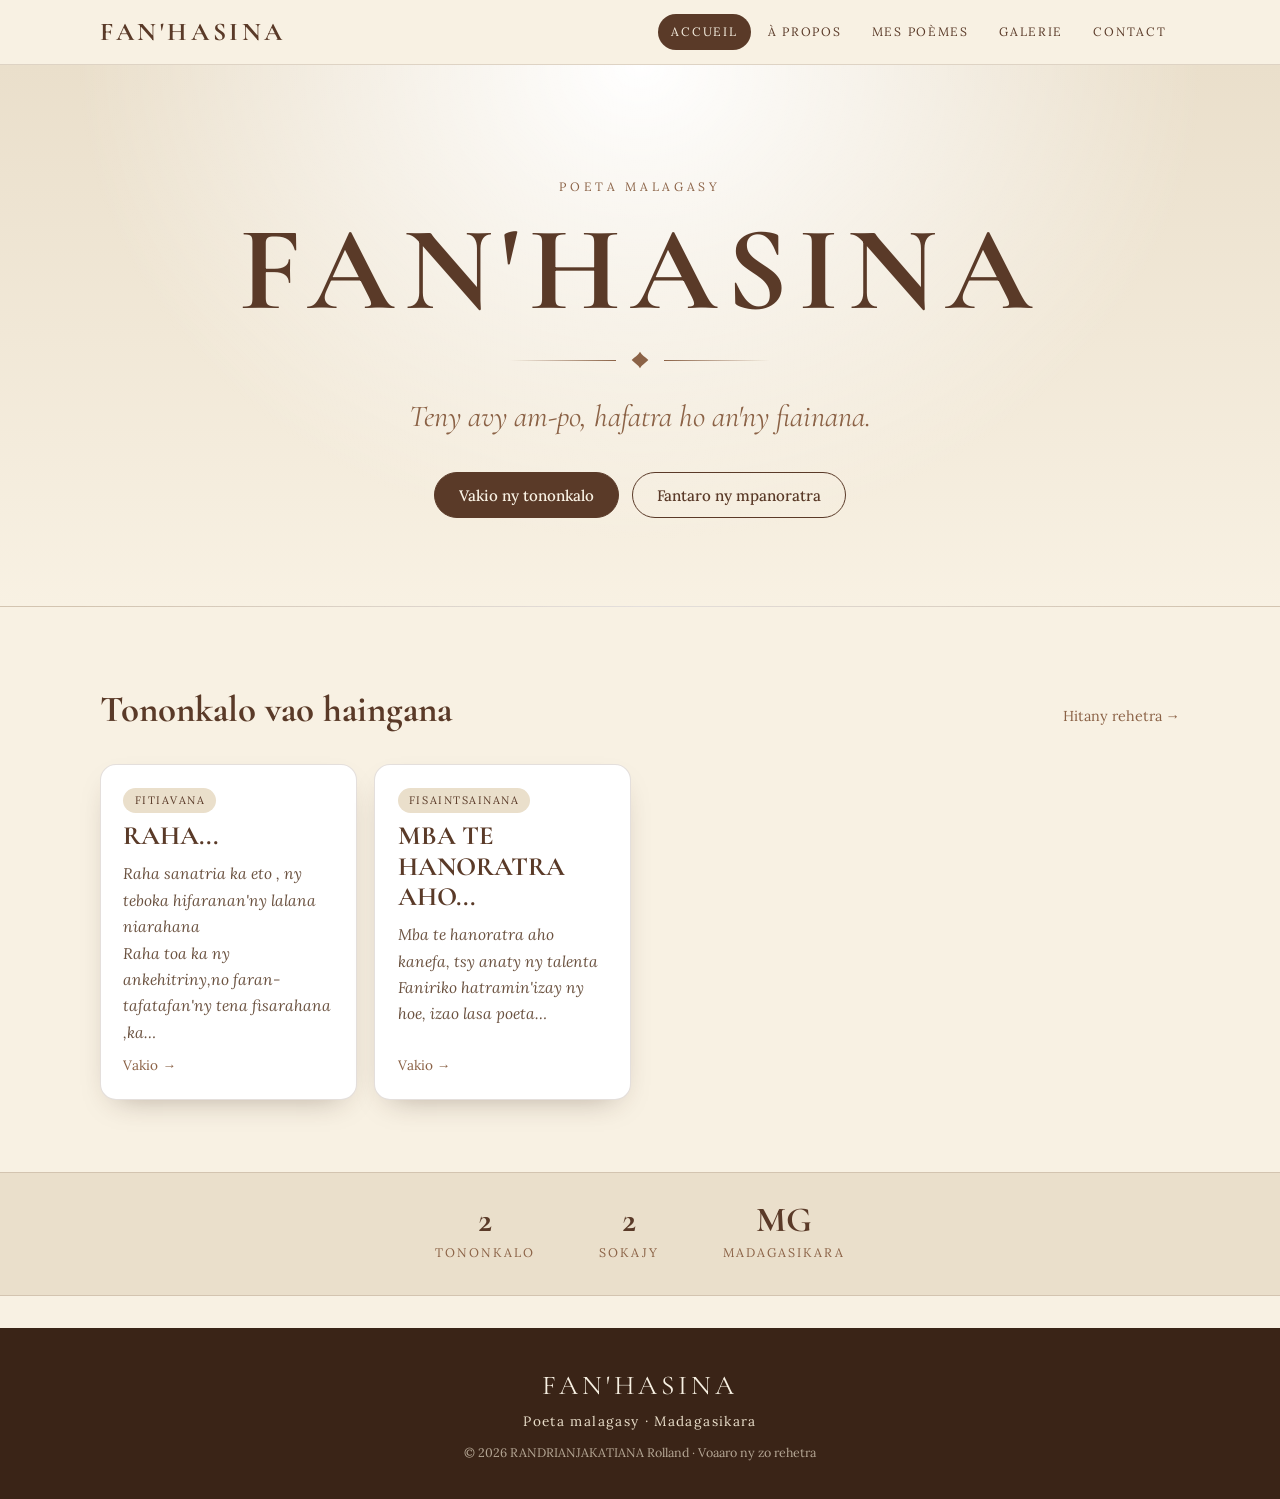
<file: index.html>
<!DOCTYPE html>
<html lang="mg">
<head>
<meta charset="utf-8">
<meta name="viewport" content="width=device-width, initial-scale=1">
<title>Fan'Hasina — Poeta malagasy</title>
<meta name="description" content="Tranonkala manokan'i Fan'Hasina, poeta malagasy: tononkalo, eritreritra ary hafatra avy am-po.">
<meta name="google-site-verification" content="wWRp2vABPReLsU8HMmGw04nwUR18GYYJ5loQcvXsbtE" />
<meta name="theme-color" content="#F8F1E3">
<meta property="og:type" content="website">
<meta property="og:title" content="Fan'Hasina — Poeta malagasy">
<meta property="og:description" content="Tononkalo, eritreritra ary hafatra avy am-po.">
<link rel="icon" href="favicon.svg" type="image/svg+xml">
<link rel="preconnect" href="https://fonts.googleapis.com">
<link rel="preconnect" href="https://fonts.gstatic.com" crossorigin>
<link rel="stylesheet" href="https://fonts.googleapis.com/css2?family=Cormorant+Garamond:ital,wght@0,500;0,600;0,700;1,500&family=Lora:ital,wght@0,400;0,500;1,400&display=swap">
<link rel="stylesheet" href="style.css">
</head>
<body>
<a class="skip" href="#app">Mankany amin'ny votoatiny</a>

<header class="site-header">
  <div class="wrap bar">
    <a class="brand" href="#/">Fan'Hasina</a>
    <button class="burger" id="burger" aria-label="Menu" aria-expanded="false" aria-controls="nav">
      <span></span><span></span><span></span>
    </button>
    <nav class="nav" id="nav" aria-label="Menu lehibe">
      <a href="#/" data-nav="">Accueil</a>
      <a href="#/apropos" data-nav="apropos">À propos</a>
      <a href="#/poemes" data-nav="poemes">Mes poèmes</a>
      <a href="#/galerie" data-nav="galerie">Galerie</a>
      <a href="#/contact" data-nav="contact">Contact</a>
    </nav>
  </div>
</header>

<main id="app" tabindex="-1">
  <noscript><p class="wrap page">Mila mampandeha JavaScript ny tranonkala mba hampiseho ny tononkalo.</p></noscript>
</main>

<footer class="site-footer">
  <div class="wrap">
    <p class="f-brand">Fan'Hasina</p>
    <p class="f-sub">Poeta malagasy · Madagasikara</p>
    <p class="f-copy">© <span id="year"></span> RANDRIANJAKATIANA Rolland · Voaaro ny zo rehetra</p>
  </div>
</footer>

<script src="data.js"></script>
<script src="app.js"></script>
</body>
</html>
</file>
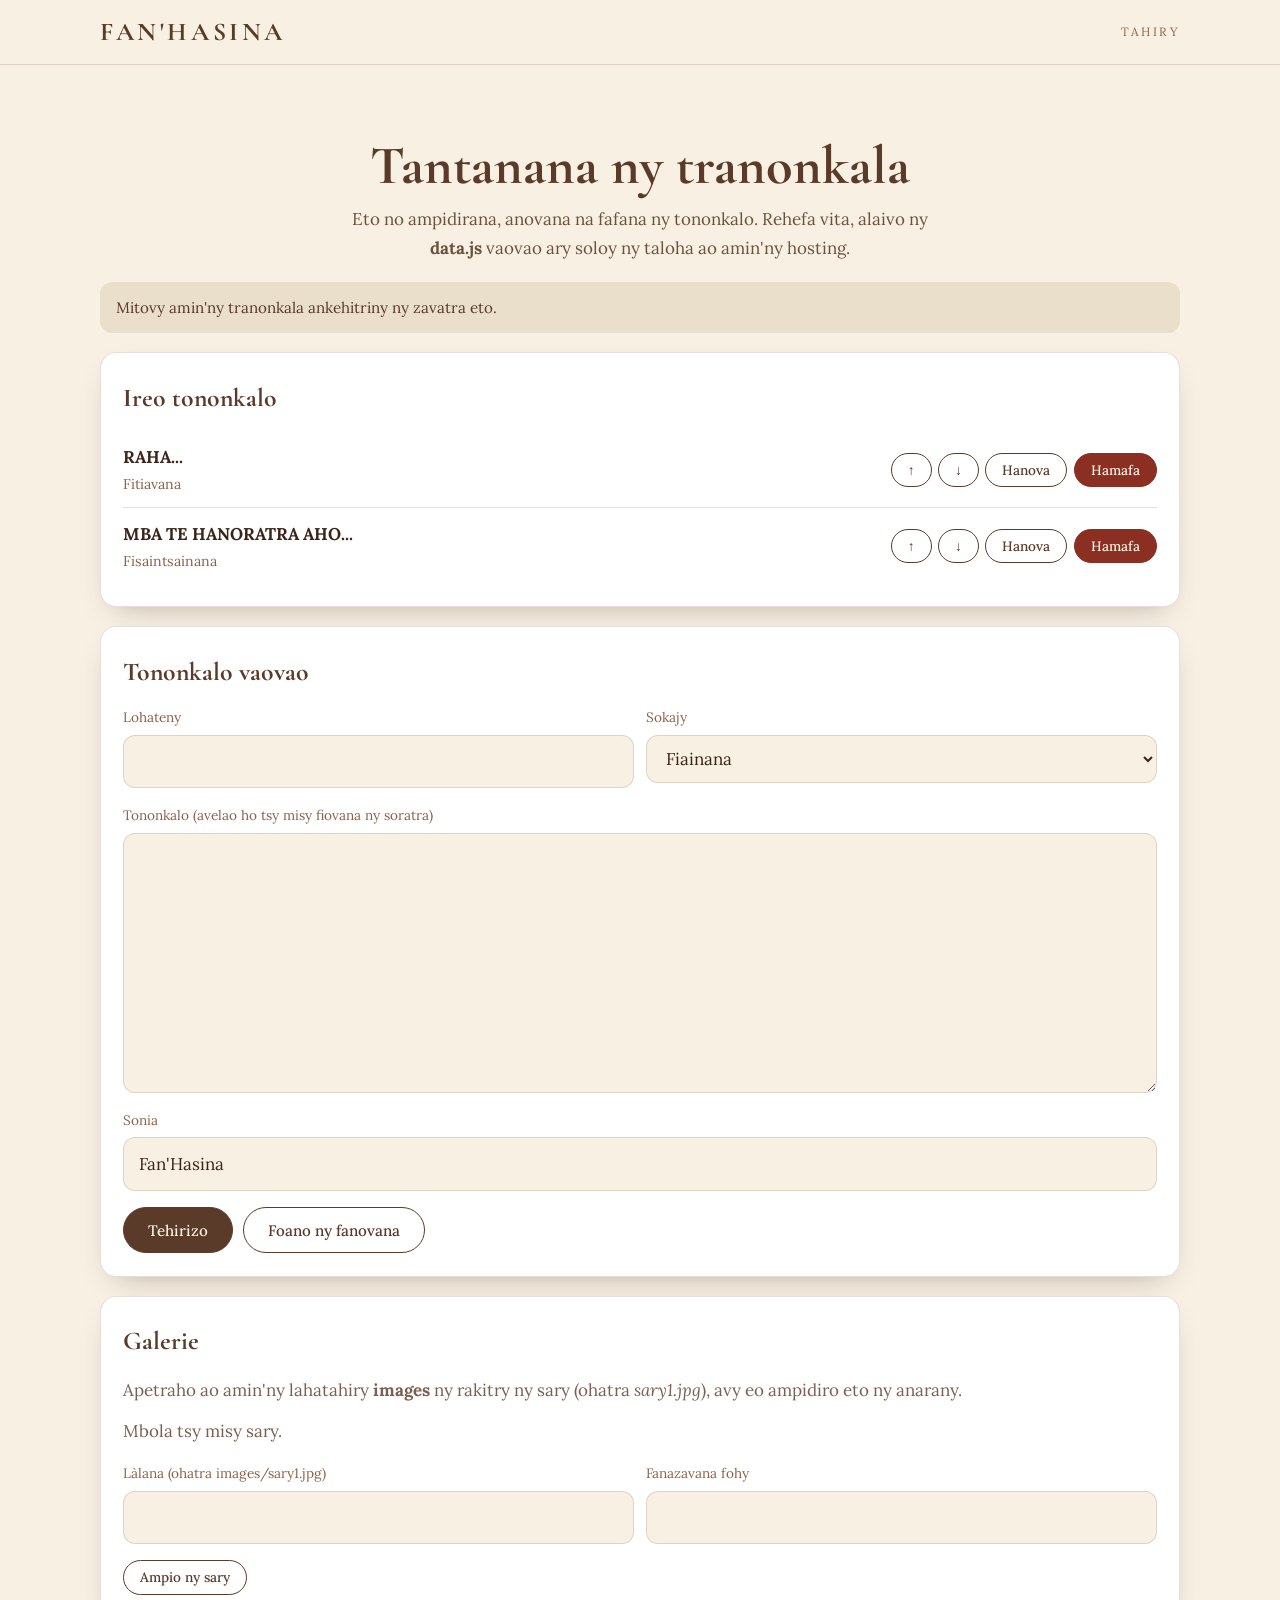
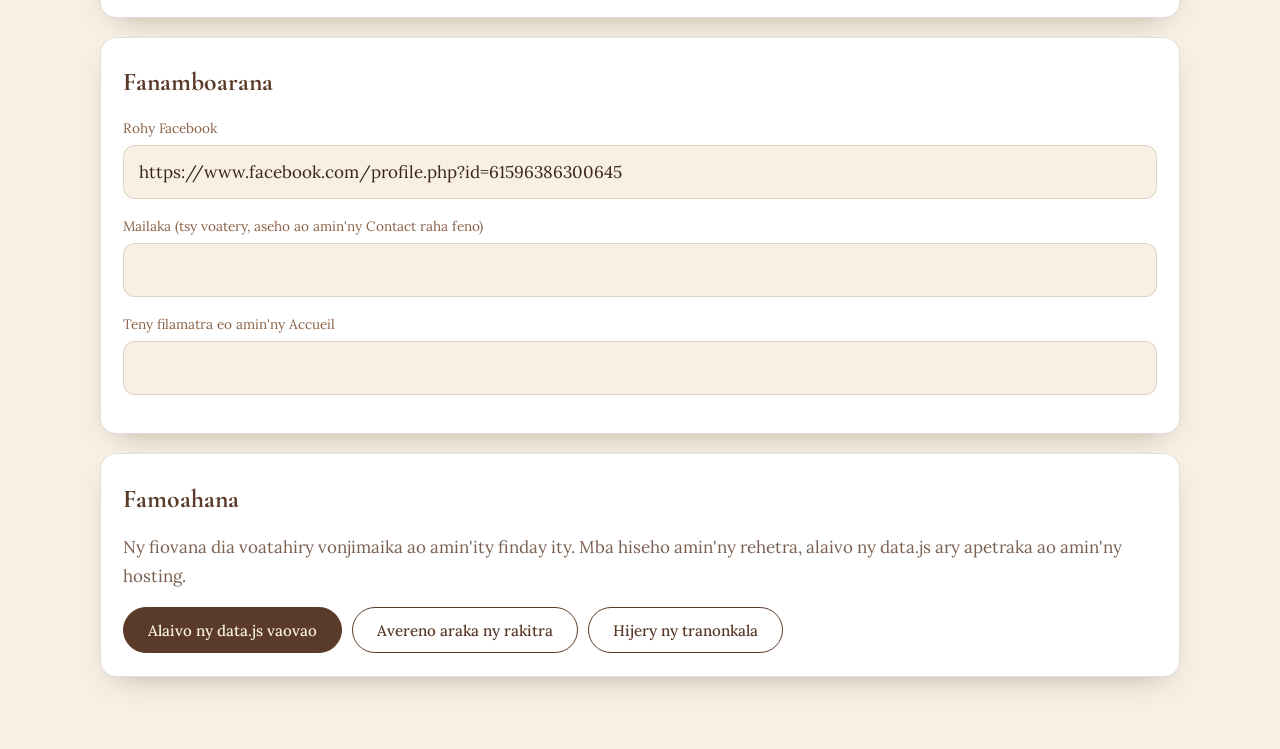
<file: admin.html>
<!DOCTYPE html>
<html lang="mg">
<head>
<meta charset="utf-8">
<meta name="viewport" content="width=device-width, initial-scale=1">
<meta name="robots" content="noindex, nofollow">
<title>Tahiry — Fan'Hasina</title>
<link rel="icon" href="favicon.svg" type="image/svg+xml">
<link rel="stylesheet" href="https://fonts.googleapis.com/css2?family=Cormorant+Garamond:ital,wght@0,500;0,600;0,700;1,500&family=Lora:ital,wght@0,400;0,500;1,400&display=swap">
<link rel="stylesheet" href="style.css">
<style>
  .panel{background:var(--white);border:1px solid var(--line);border-radius:var(--radius);padding:1.4rem;box-shadow:var(--shadow);margin-top:1.2rem}
  .panel h2{font-family:var(--serif);font-size:1.6rem;color:var(--brown);margin-bottom:.8rem}
  .notice{border-radius:12px;padding:.8rem 1rem;background:var(--beige);color:var(--brown);margin-top:1.2rem;font-size:.95rem}
  .notice.warn{background:#f6e2b8}
  .row{display:flex;align-items:center;gap:.6rem;padding:.7rem 0;border-bottom:1px solid var(--line);flex-wrap:wrap}
  .row:last-child{border-bottom:0}
  .row .t{flex:1;min-width:150px}
  .row .t small{display:block;color:var(--brown-l)}
  .row .b{display:flex;gap:.4rem;flex-wrap:wrap}
  .two{display:grid;grid-template-columns:1fr 1fr;gap:.8rem}
  @media(max-width:600px){.two{grid-template-columns:1fr}}
  .admin-tag{font-size:.75rem;letter-spacing:.2em;text-transform:uppercase;color:var(--brown-l)}
</style>
</head>
<body>
<header class="site-header">
  <div class="wrap bar">
    <a class="brand" href="index.html">Fan'Hasina</a>
    <span class="admin-tag">Tahiry</span>
  </div>
</header>

<main class="wrap page">
  <h1 class="h1">Tantanana ny tranonkala</h1>
  <p class="lead">Eto no ampidirana, anovana na fafana ny tononkalo. Rehefa vita, alaivo ny <strong>data.js</strong> vaovao ary soloy ny taloha ao amin'ny hosting.</p>

  <div id="status" class="notice"></div>

  <section class="panel">
    <h2>Ireo tononkalo</h2>
    <div id="list"></div>
  </section>

  <section class="panel">
    <h2 id="formTitle">Tononkalo vaovao</h2>
    <form id="form" autocomplete="off">
      <div class="two">
        <div class="field"><label for="f-titre">Lohateny</label><input type="text" id="f-titre" required></div>
        <div class="field"><label for="f-cat">Sokajy</label><select id="f-cat"></select></div>
      </div>
      <div class="field"><label for="f-texte">Tononkalo (avelao ho tsy misy fiovana ny soratra)</label><textarea id="f-texte" style="min-height:260px" required></textarea></div>
      <div class="field"><label for="f-sig">Sonia</label><input type="text" id="f-sig" value="Fan'Hasina"></div>
      <div style="display:flex;gap:.6rem;flex-wrap:wrap">
        <button type="submit" class="btn" id="f-save">Tehirizo</button>
        <button type="button" class="btn ghost" id="f-cancel" hidden>Foano ny fanovana</button>
      </div>
    </form>
  </section>

  <section class="panel">
    <h2>Galerie</h2>
    <p class="muted" style="margin-bottom:.8rem">Apetraho ao amin'ny lahatahiry <strong>images</strong> ny rakitry ny sary (ohatra <em>sary1.jpg</em>), avy eo ampidiro eto ny anarany.</p>
    <div id="gal"></div>
    <div class="two" style="margin-top:1rem">
      <div class="field"><label for="g-src">Làlana (ohatra images/sary1.jpg)</label><input type="text" id="g-src"></div>
      <div class="field"><label for="g-leg">Fanazavana fohy</label><input type="text" id="g-leg"></div>
    </div>
    <button type="button" class="btn ghost small" id="g-add">Ampio ny sary</button>
  </section>

  <section class="panel">
    <h2>Fanamboarana</h2>
    <div class="field"><label for="s-fb">Rohy Facebook</label><input type="url" id="s-fb"></div>
    <div class="field"><label for="s-mail">Mailaka (tsy voatery, aseho ao amin'ny Contact raha feno)</label><input type="email" id="s-mail"></div>
    <div class="field"><label for="s-tag">Teny filamatra eo amin'ny Accueil</label><input type="text" id="s-tag"></div>
  </section>

  <section class="panel">
    <h2>Famoahana</h2>
    <p class="muted" style="margin-bottom:1rem">Ny fiovana dia voatahiry vonjimaika ao amin'ity finday ity. Mba hiseho amin'ny rehetra, alaivo ny data.js ary apetraka ao amin'ny hosting.</p>
    <div style="display:flex;gap:.6rem;flex-wrap:wrap">
      <button type="button" class="btn" id="download">Alaivo ny data.js vaovao</button>
      <button type="button" class="btn ghost" id="reset">Avereno araka ny rakitra</button>
      <a class="btn ghost" href="index.html">Hijery ny tranonkala</a>
    </div>
  </section>
</main>

<script src="data.js"></script>
<script>
(function () {
  'use strict';
  const KEY = 'fanhasina_brouillon_v1';
  const CATS = ['Fiainana', 'Fitiavana', 'Fiaraha-monina', 'Fanantenana', 'Fisaintsainana'];
  const $ = (id) => document.getElementById(id);
  const clone = (o) => JSON.parse(JSON.stringify(o));
  const esc = (s) => String(s == null ? '' : s).replace(/[&<>"']/g, (c) => ({ '&': '&amp;', '<': '&lt;', '>': '&gt;', '"': '&quot;', "'": '&#39;' }[c]));

  let state = null, hasDraft = false, editId = null;
  try {
    const raw = localStorage.getItem(KEY);
    if (raw) { state = JSON.parse(raw); hasDraft = true; }
  } catch (e) { state = null; }
  if (!state || !Array.isArray(state.poemes)) { state = clone(window.FANHASINA || {}); hasDraft = false; }
  state.poemes = state.poemes || [];
  state.galerie = state.galerie || [];

  function persist() {
    hasDraft = true;
    try { localStorage.setItem(KEY, JSON.stringify(state)); } catch (e) {}
    renderStatus();
  }

  function renderStatus() {
    const s = $('status');
    s.className = 'notice' + (hasDraft ? ' warn' : '');
    s.innerHTML = hasDraft
      ? "Misy fiovana mbola tsy navoaka. Alaivo ny <strong>data.js</strong> vaovao ary soloy ny taloha ao amin'ny hosting."
      : "Mitovy amin'ny tranonkala ankehitriny ny zavatra eto.";
  }

  function slug(t) {
    let s = t.toLowerCase().normalize('NFD').replace(/[̀-ͯ]/g, '').replace(/[^a-z0-9]+/g, '-').replace(/^-+|-+$/g, '');
    if (!s) s = 'tononkalo';
    let id = s, i = 2;
    while (state.poemes.some((p) => p.id === id)) id = s + '-' + i++;
    return id;
  }

  function renderList() {
    const l = $('list');
    if (!state.poemes.length) { l.innerHTML = '<p class="muted">Mbola tsy misy tononkalo.</p>'; return; }
    l.innerHTML = state.poemes.map((p, i) => `
      <div class="row">
        <div class="t"><strong>${esc(p.titre)}</strong><small>${esc(p.categorie)}</small></div>
        <div class="b">
          <button type="button" class="btn ghost small" data-act="up" data-id="${esc(p.id)}" ${i === 0 ? 'disabled' : ''} aria-label="Ambony">↑</button>
          <button type="button" class="btn ghost small" data-act="down" data-id="${esc(p.id)}" ${i === state.poemes.length - 1 ? 'disabled' : ''} aria-label="Ambany">↓</button>
          <button type="button" class="btn ghost small" data-act="edit" data-id="${esc(p.id)}">Hanova</button>
          <button type="button" class="btn danger small" data-act="del" data-id="${esc(p.id)}">Hamafa</button>
        </div>
      </div>`).join('');
  }

  function renderGallery() {
    const g = $('gal');
    if (!state.galerie.length) { g.innerHTML = '<p class="muted">Mbola tsy misy sary.</p>'; return; }
    g.innerHTML = state.galerie.map((x, i) => `
      <div class="row">
        <div class="t"><strong>${esc(x.src)}</strong><small>${esc(x.legende || '')}</small></div>
        <div class="b"><button type="button" class="btn danger small" data-gdel="${i}">Hamafa</button></div>
      </div>`).join('');
  }

  function fillSettings() {
    $('s-fb').value = state.facebook || '';
    $('s-mail').value = state.email || '';
    $('s-tag').value = state.tagline || '';
  }

  function resetForm() {
    editId = null;
    $('form').reset();
    $('f-sig').value = "Fan'Hasina";
    $('f-cat').value = CATS[0];
    $('formTitle').textContent = 'Tononkalo vaovao';
    $('f-save').textContent = 'Tehirizo';
    $('f-cancel').hidden = true;
  }

  $('f-cat').innerHTML = CATS.map((c) => `<option>${esc(c)}</option>`).join('');

  $('form').addEventListener('submit', (e) => {
    e.preventDefault();
    const titre = $('f-titre').value.trim();
    const texte = $('f-texte').value.replace(/\r\n?/g, '\n').replace(/^\n+|\n+$/g, '');
    if (!titre || !texte) return;
    const data = { titre: titre, categorie: $('f-cat').value, signature: $('f-sig').value.trim() || "Fan'Hasina", texte: texte };
    if (editId) {
      const i = state.poemes.findIndex((p) => p.id === editId);
      if (i >= 0) state.poemes[i] = Object.assign({ id: editId }, data);
    } else {
      state.poemes.unshift(Object.assign({ id: slug(titre) }, data));
    }
    persist(); renderList(); resetForm();
    window.scrollTo({ top: 0, behavior: 'smooth' });
  });

  $('f-cancel').addEventListener('click', resetForm);

  $('list').addEventListener('click', (e) => {
    const b = e.target.closest('[data-act]');
    if (!b) return;
    const id = b.dataset.id;
    const i = state.poemes.findIndex((p) => p.id === id);
    if (i < 0) return;
    if (b.dataset.act === 'edit') {
      const p = state.poemes[i];
      editId = id;
      $('f-titre').value = p.titre;
      $('f-cat').value = p.categorie;
      $('f-texte').value = p.texte;
      $('f-sig').value = p.signature || '';
      $('formTitle').textContent = 'Fanovana: ' + p.titre;
      $('f-save').textContent = 'Tehirizo ny fanovana';
      $('f-cancel').hidden = false;
      $('form').scrollIntoView({ behavior: 'smooth' });
    } else if (b.dataset.act === 'del') {
      if (confirm('Fafana tokoa ve ny tononkalo "' + state.poemes[i].titre + '"?')) {
        state.poemes.splice(i, 1);
        if (editId === id) resetForm();
        persist(); renderList();
      }
    } else if (b.dataset.act === 'up' && i > 0) {
      [state.poemes[i - 1], state.poemes[i]] = [state.poemes[i], state.poemes[i - 1]];
      persist(); renderList();
    } else if (b.dataset.act === 'down' && i < state.poemes.length - 1) {
      [state.poemes[i + 1], state.poemes[i]] = [state.poemes[i], state.poemes[i + 1]];
      persist(); renderList();
    }
  });

  $('g-add').addEventListener('click', () => {
    const src = $('g-src').value.trim();
    if (!src) return;
    state.galerie.push({ src: src, legende: $('g-leg').value.trim() });
    $('g-src').value = ''; $('g-leg').value = '';
    persist(); renderGallery();
  });

  $('gal').addEventListener('click', (e) => {
    const b = e.target.closest('[data-gdel]');
    if (!b) return;
    state.galerie.splice(Number(b.dataset.gdel), 1);
    persist(); renderGallery();
  });

  [['s-fb', 'facebook'], ['s-mail', 'email'], ['s-tag', 'tagline']].forEach(([id, key]) => {
    $(id).addEventListener('input', () => {
      const v = $(id).value.trim();
      if (v) state[key] = v; else delete state[key];
      persist();
    });
  });

  $('download').addEventListener('click', () => {
    const stamp = new Date().toISOString().slice(0, 10);
    const txt = "/* FAN'HASINA — data.js (noforonina tamin'ny pejy Tahiry, " + stamp + ") */\n\nwindow.FANHASINA = " + JSON.stringify(state, null, 2) + ';\n';
    const a = document.createElement('a');
    a.href = URL.createObjectURL(new Blob([txt], { type: 'text/javascript' }));
    a.download = 'data.js';
    document.body.appendChild(a);
    a.click();
    a.remove();
    setTimeout(() => URL.revokeObjectURL(a.href), 1500);
  });

  $('reset').addEventListener('click', () => {
    if (!confirm("Foanana ny fiovana rehetra tsy mbola navoaka ve?")) return;
    try { localStorage.removeItem(KEY); } catch (e) {}
    location.reload();
  });

  renderStatus(); renderList(); renderGallery(); fillSettings(); resetForm();
})();
</script>
</body>
</html>
</file>
<file: style.css>
/* FAN'HASINA — style.css
   Loko: beige, crème, volontany (brun), fotsy */
:root{
  --beige:#EADFCB; --creme:#F8F1E3; --white:#FFFFFF;
  --brown:#5A3A28; --brown-d:#3A2417; --brown-l:#8B6246;
  --line:rgba(90,58,40,.16);
  --serif:"Cormorant Garamond",Georgia,"Times New Roman",serif;
  --text:"Lora",Georgia,"Times New Roman",serif;
  --radius:16px;
  --shadow:0 12px 30px -16px rgba(58,36,23,.4);
}
*{box-sizing:border-box;margin:0;padding:0}
html{scroll-behavior:smooth;-webkit-text-size-adjust:100%}
body{font-family:var(--text);background:var(--creme);color:var(--brown-d);line-height:1.7;font-size:17px;min-height:100vh;display:flex;flex-direction:column}
main{flex:1;outline:none}
a{color:inherit}
img{max-width:100%;display:block}
button{font:inherit}
:focus-visible{outline:2px solid var(--brown-l);outline-offset:2px}
.wrap{width:min(1080px,100% - 2.5rem);margin-inline:auto}
.center{text-align:center}
.muted{color:#7a6050}
.skip{position:absolute;left:-999px;top:0;background:var(--brown);color:var(--creme);padding:.5rem 1rem;z-index:100}
.skip:focus{left:0}

/* En-tête */
.site-header{position:sticky;top:0;z-index:50;background:rgba(248,241,227,.94);backdrop-filter:blur(8px);-webkit-backdrop-filter:blur(8px);border-bottom:1px solid var(--line)}
.bar{display:flex;align-items:center;justify-content:space-between;height:64px;position:relative}
.brand{font-family:var(--serif);font-weight:700;font-size:1.6rem;letter-spacing:.14em;text-decoration:none;color:var(--brown);text-transform:uppercase}
.nav{display:flex;gap:.2rem}
.nav a{padding:.5rem .85rem;border-radius:999px;text-decoration:none;font-size:.76rem;letter-spacing:.14em;text-transform:uppercase;color:var(--brown);transition:background .15s}
.nav a:hover{background:var(--beige)}
.nav a.active{background:var(--brown);color:var(--creme)}
.burger{display:none;background:none;border:1px solid var(--line);border-radius:10px;width:44px;height:44px;cursor:pointer;flex-direction:column;align-items:center;justify-content:center;gap:5px}
.burger span{display:block;width:20px;height:2px;background:var(--brown);border-radius:2px}
@media(max-width:780px){
  .burger{display:inline-flex}
  .nav{display:none;position:absolute;top:64px;left:-1.25rem;right:-1.25rem;flex-direction:column;background:var(--creme);padding:.75rem 1.25rem 1rem;border-bottom:1px solid var(--line);box-shadow:var(--shadow)}
  .nav.open{display:flex}
  .nav a{font-size:.85rem;padding:.8rem 1rem}
}

/* Boutons */
.btn{display:inline-flex;align-items:center;justify-content:center;gap:.5rem;padding:.8rem 1.5rem;border-radius:999px;border:1.5px solid var(--brown);background:var(--brown);color:var(--creme);font:500 .95rem var(--text);text-decoration:none;cursor:pointer;transition:transform .15s,background .15s}
.btn:hover{background:var(--brown-d);transform:translateY(-1px)}
.btn.ghost{background:transparent;color:var(--brown)}
.btn.ghost:hover{background:var(--beige)}
.btn.small{padding:.45rem 1rem;font-size:.85rem}
.btn.danger{background:#8a2f22;border-color:#8a2f22}
.actions{display:flex;flex-wrap:wrap;gap:.8rem;justify-content:center;margin-top:1.8rem}
.actions.left{justify-content:flex-start}

/* Héros */
.hero{text-align:center;padding:clamp(3.5rem,10vw,7rem) 0 clamp(3rem,8vw,5.5rem);background:radial-gradient(ellipse at 50% 0%,var(--white) 0%,rgba(255,255,255,0) 62%),linear-gradient(180deg,var(--beige) 0%,var(--creme) 100%);border-bottom:1px solid var(--line)}
.eyebrow{font-size:.76rem;letter-spacing:.3em;text-transform:uppercase;color:var(--brown-l);margin-bottom:.75rem}
.title{font-family:var(--serif);font-weight:700;font-size:clamp(2.4rem,11.5vw,7.5rem);letter-spacing:.08em;line-height:1;color:var(--brown);animation:rise .9s ease both}
.tagline{font-family:var(--serif);font-style:italic;font-size:clamp(1.3rem,4vw,1.9rem);color:var(--brown-l);max-width:34rem;margin:0 auto}
.orn{display:flex;align-items:center;justify-content:center;gap:.9rem;color:var(--brown-l);margin:1.3rem auto;max-width:260px}
.orn span{flex:1;height:1px;background:linear-gradient(90deg,transparent,var(--brown-l))}
.orn span:last-child{background:linear-gradient(270deg,transparent,var(--brown-l))}

/* Sections */
.section{padding:clamp(2.5rem,7vw,4.5rem) 0}
.page{padding:clamp(2.5rem,7vw,4.5rem) 0;animation:rise .5s ease both}
.sec-head{display:flex;align-items:baseline;justify-content:space-between;gap:1rem;margin-bottom:1.4rem;flex-wrap:wrap}
.h1{font-family:var(--serif);font-size:clamp(2.2rem,7vw,3.4rem);line-height:1.1;color:var(--brown);text-align:center}
.h2{font-family:var(--serif);font-size:clamp(1.7rem,5vw,2.3rem);color:var(--brown)}
.lead{text-align:center;color:#6b5240;max-width:36rem;margin:.5rem auto 0}
.more{font-size:.9rem;color:var(--brown-l);text-decoration:none}
.more:hover{text-decoration:underline}

/* Cartes de poèmes */
.grid{display:grid;grid-template-columns:repeat(auto-fill,minmax(250px,1fr));gap:1.1rem}
.card{display:flex;flex-direction:column;gap:.55rem;background:var(--white);border:1px solid var(--line);border-radius:var(--radius);padding:1.4rem;text-decoration:none;box-shadow:var(--shadow);transition:transform .2s}
.card:hover{transform:translateY(-3px)}
.card h3{font-family:var(--serif);font-size:1.65rem;line-height:1.15;color:var(--brown)}
.excerpt{font-style:italic;color:#6b5240;font-size:.97rem;flex:1}
.chip{align-self:flex-start;font-size:.68rem;letter-spacing:.14em;text-transform:uppercase;background:var(--beige);color:var(--brown);padding:.2rem .7rem;border-radius:999px}
.read{font-size:.85rem;color:var(--brown-l)}

/* Bandeau chiffres */
.band{background:var(--beige);border-block:1px solid var(--line)}
.stats{display:flex;justify-content:center;gap:clamp(1.5rem,6vw,4rem);padding:1.8rem 0;flex-wrap:wrap;text-align:center}
.stats b{display:block;font-family:var(--serif);font-size:2.2rem;line-height:1;color:var(--brown)}
.stats span{font-size:.78rem;letter-spacing:.16em;text-transform:uppercase;color:var(--brown-l)}

/* Filtres */
.filters{display:flex;flex-wrap:wrap;gap:.5rem;justify-content:center;margin:1.8rem 0 1rem}
.fchip{border:1px solid var(--line);background:var(--white);color:var(--brown);padding:.45rem 1rem;border-radius:999px;font-size:.85rem;cursor:pointer;transition:background .15s}
.fchip:hover{background:var(--beige)}
.fchip.on{background:var(--brown);color:var(--creme);border-color:var(--brown)}
.searchrow{max-width:420px;margin:0 auto 1.8rem}
.count{text-align:center;font-size:.85rem;color:var(--brown-l);margin-bottom:1.2rem}
.empty{grid-column:1/-1;text-align:center;padding:2rem 0}

/* Poème */
.poem{max-width:660px;margin:0 auto}
.back{display:inline-block;margin-bottom:1rem;font-size:.9rem;color:var(--brown-l);text-decoration:none}
.back:hover{text-decoration:underline}
.paper{background:var(--white);border:1px solid var(--line);border-radius:var(--radius);padding:clamp(1.6rem,5vw,3.2rem);box-shadow:var(--shadow)}
.poem h1{font-family:var(--serif);font-size:clamp(2.1rem,8vw,3.3rem);text-align:center;color:var(--brown);line-height:1.1}
.poem .chip{display:block;width:max-content;margin:0 auto .9rem}
.stanza{white-space:pre-line;font-size:1.1rem;line-height:1.95;margin-bottom:1.7rem}
.sig{text-align:right;font-family:var(--serif);font-style:italic;font-size:1.6rem;color:var(--brown)}
.share{display:flex;flex-wrap:wrap;gap:.7rem;justify-content:center;margin-top:1.8rem}
.pager{display:flex;justify-content:space-between;gap:1rem;margin-top:2rem;flex-wrap:wrap}
.pager a{font-family:var(--serif);font-size:1.2rem;color:var(--brown);text-decoration:none;max-width:48%}
.pager a:hover{text-decoration:underline}

/* À propos */
.about{display:flex;align-items:center;gap:1.5rem;justify-content:center;margin:1.5rem 0 2rem;flex-wrap:wrap}
.mono{width:110px;height:110px;border-radius:50%;background:var(--brown);color:var(--creme);display:flex;align-items:center;justify-content:center;font-family:var(--serif);font-size:3.6rem;font-weight:700;box-shadow:var(--shadow)}
.who{font-family:var(--serif);font-size:clamp(1.5rem,5vw,2rem);color:var(--brown);font-weight:600;line-height:1.2}
.alias{color:#6b5240;font-size:.95rem}
.facts{display:flex;flex-wrap:wrap;gap:.4rem;margin-top:.7rem}
.facts span{font-size:.75rem;background:var(--beige);padding:.2rem .7rem;border-radius:999px;color:var(--brown)}
.prose{max-width:640px;margin:0 auto}
.prose p{margin-bottom:1.1rem;font-size:1.05rem}

/* Galerie */
.gal-grid{display:grid;grid-template-columns:repeat(auto-fill,minmax(220px,1fr));gap:1rem;margin-top:2rem}
.gal-item{margin:0;border-radius:var(--radius);overflow:hidden;background:var(--white);border:1px solid var(--line);box-shadow:var(--shadow)}
.gal-item button{display:block;width:100%;border:0;padding:0;background:none;cursor:zoom-in}
.gal-item img{width:100%;aspect-ratio:4/3;object-fit:cover}
.gal-item figcaption{padding:.7rem 1rem;font-size:.9rem;color:#6b5240}
.ph{aspect-ratio:4/3;border:1.5px dashed var(--brown-l);border-radius:var(--radius);display:flex;align-items:center;justify-content:center;color:var(--brown-l);background:rgba(255,255,255,.5);font-family:var(--serif);font-size:1.3rem}
.lb{position:fixed;inset:0;background:rgba(40,25,16,.92);display:flex;align-items:center;justify-content:center;z-index:150;padding:1rem;cursor:zoom-out}
.lb figure{max-width:min(960px,100%);text-align:center;color:var(--creme)}
.lb img{max-height:80vh;margin:auto;border-radius:10px}
.lb figcaption{margin-top:.7rem}
.lb-x{position:absolute;top:.6rem;right:1rem;background:none;border:0;color:var(--creme);font-size:2.4rem;cursor:pointer;line-height:1}

/* Contact et formulaires */
.contact{display:grid;gap:1.2rem;grid-template-columns:1fr 1fr;margin-top:2rem;align-items:start}
@media(max-width:760px){.contact{grid-template-columns:1fr}}
.panel-c{background:var(--white);border:1px solid var(--line);border-radius:var(--radius);padding:1.6rem;box-shadow:var(--shadow)}
.panel-c h2{font-family:var(--serif);font-size:1.6rem;color:var(--brown);margin-bottom:.6rem}
.panel-c p{margin-bottom:1rem;color:#6b5240}
.field{display:flex;flex-direction:column;gap:.35rem;margin-bottom:1rem}
.field label{font-size:.85rem;color:var(--brown-l)}
input[type=text],input[type=url],input[type=email],input[type=search],select,textarea{width:100%;font:inherit;padding:.7rem .9rem;border:1px solid var(--line);border-radius:12px;background:var(--creme);color:var(--brown-d)}
textarea{min-height:140px;resize:vertical}

/* Pied de page */
.site-footer{background:var(--brown-d);color:var(--beige);text-align:center;padding:2.2rem 0;margin-top:2rem}
.f-brand{font-family:var(--serif);font-size:1.7rem;letter-spacing:.14em;text-transform:uppercase;color:var(--creme)}
.f-sub{font-size:.85rem;letter-spacing:.1em}
.f-copy{font-size:.78rem;opacity:.7;margin-top:.6rem}

/* Toast */
#toast{position:fixed;left:50%;bottom:1.5rem;transform:translate(-50%,20px);background:var(--brown-d);color:var(--creme);padding:.7rem 1.2rem;border-radius:999px;font-size:.9rem;opacity:0;pointer-events:none;transition:.25s;z-index:200;max-width:90vw;text-align:center}
#toast.show{opacity:1;transform:translate(-50%,0)}

@keyframes rise{from{opacity:0;transform:translateY(12px)}to{opacity:1;transform:none}}
@media(prefers-reduced-motion:reduce){*{animation:none!important;transition:none!important;scroll-behavior:auto!important}}
</file>
